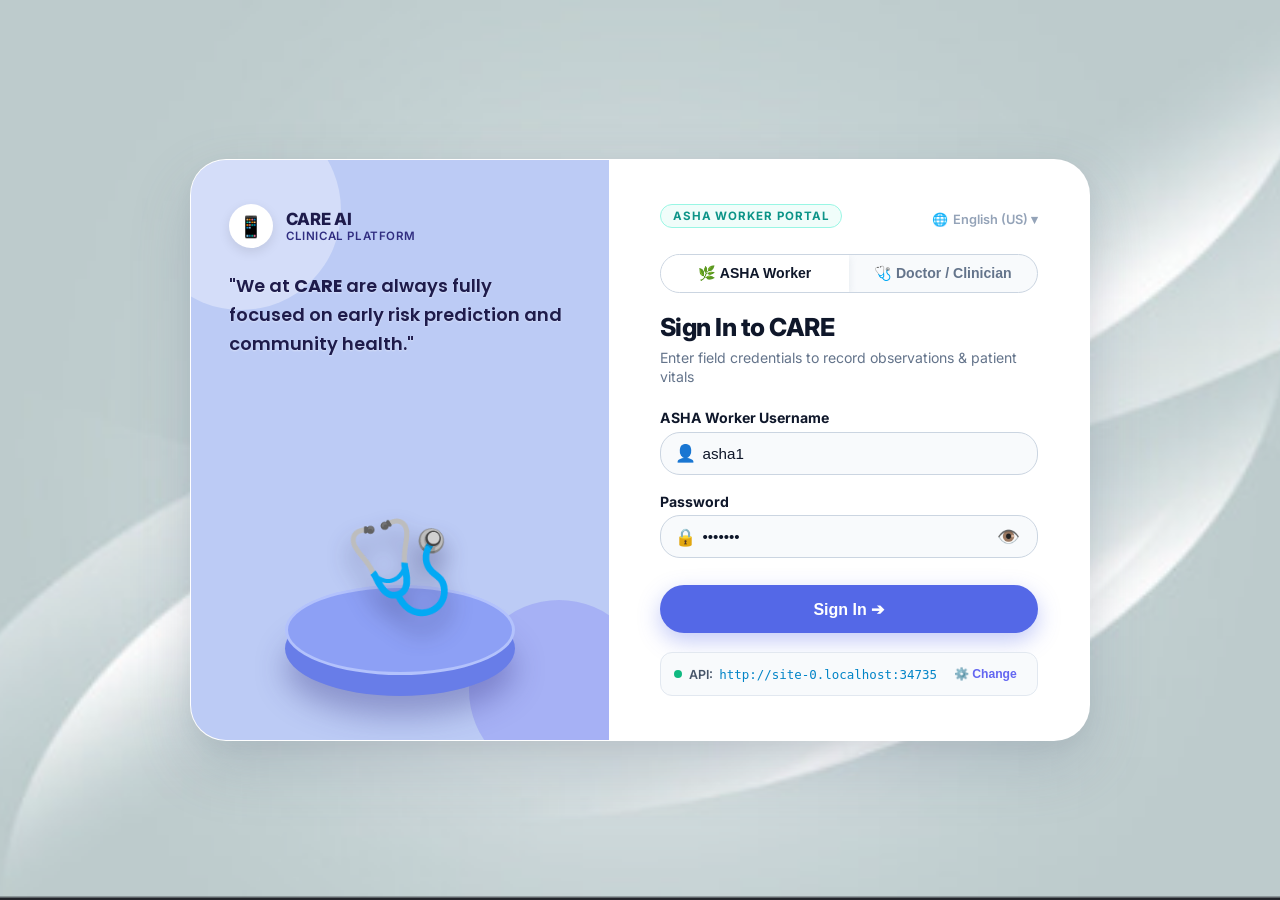
<file: index.html>
<!DOCTYPE html>
<html lang="en">

<head>
  <meta charset="UTF-8" />
  <meta name="viewport" content="width=device-width, initial-scale=1.0" />
  <title>CARE — Sign In</title>

  <!-- PWA Manifest & Theme -->
  <link rel="manifest" href="[data-uri]" />
  <meta name="theme-color" content="#0b0f1f" />
  <meta name="description"
    content="CARE: Community-based Automated Risk Engine for ASHA workers and clinical doctors." />

  <!-- Favicon -->
  <link rel="icon" type="image/svg+xml"
    href="data:image/svg+xml;utf8,<svg xmlns='http://www.w3.org/2000/svg' viewBox='0 0 512 512'><rect width='512' height='512' rx='128' fill='%230b0f1f'/><path d='M256 448l-30.165-27.211C118.718 323.588 48 259.488 48 179.805 48 114.475 99.475 63 164.805 63c36.877 0 72.269 17.155 95.195 44.209C282.926 80.155 318.318 63 355.195 63 420.525 63 472 114.475 472 179.805c0 79.683-70.718 143.783-177.835 241.084L256 448z' fill='%2300D9C0'/></svg>" />

  <!-- Google Fonts -->
  <link rel="preconnect" href="https://fonts.googleapis.com" />
  <link rel="preconnect" href="https://fonts.gstatic.com" crossorigin />
  <link
    href="https://fonts.googleapis.com/css2?family=Inter:wght@400;500;600;700&family=Poppins:wght@500;600;700;800&display=swap"
    rel="stylesheet" />

  <style>
    * {
      box-sizing: border-box;
      margin: 0;
      padding: 0;
    }

    body {
      font-family: 'Inter', sans-serif;
      background: #f1f5f9 url('bg-silk.png') no-repeat center center fixed !important;
      background-size: cover !important;
      min-height: 100vh;
      display: flex;
      flex-direction: column;
      align-items: center;
      justify-content: center;
      padding: 1.5rem;
      color: #334155;
    }

    @keyframes subtleFloat {

      0%,
      100% {
        transform: translateY(0px) rotate(0deg);
      }

      50% {
        transform: translateY(-8px) rotate(-1.5deg);
      }
    }

    @keyframes floatCardIn {
      from {
        opacity: 0;
        transform: translateY(22px) scale(0.98);
      }

      to {
        opacity: 1;
        transform: translateY(0) scale(1);
      }
    }

    /* ------------------------------------------------------------------ */
    /* Exact Split-Card Container Matching Reference UI                  */
    /* ------------------------------------------------------------------ */
    .login-split-card {
      width: 100%;
      max-width: 900px;
      min-height: 520px;
      background: #ffffff;
      border-radius: 36px;
      box-shadow: 0 25px 60px rgba(100, 116, 139, 0.22), 0 6px 20px rgba(0, 0, 0, 0.04);
      display: grid;
      grid-template-columns: 1fr 1.15fr;
      overflow: hidden;
      position: relative;
      animation: floatCardIn 0.5s cubic-bezier(0.16, 1, 0.3, 1);
      border: 1px solid rgba(255, 255, 255, 0.9);
      margin: auto;
    }

    /* Left Hero Pane */
    .login-hero-pane {
      background: #bccbf5;
      padding: 2.8rem 2.4rem;
      display: flex;
      flex-direction: column;
      justify-content: space-between;
      position: relative;
      overflow: hidden;
    }

    .login-hero-pane::before {
      content: '';
      position: absolute;
      top: -50px;
      left: -50px;
      width: 200px;
      height: 200px;
      border-radius: 50%;
      background: rgba(255, 255, 255, 0.35);
      pointer-events: none;
    }

    .login-hero-pane::after {
      content: '';
      position: absolute;
      bottom: -40px;
      right: -40px;
      width: 180px;
      height: 180px;
      border-radius: 50%;
      background: rgba(99, 102, 241, 0.25);
      pointer-events: none;
    }

    /* Right Form Pane */
    .login-form-pane {
      background: #ffffff;
      padding: 2.8rem 3.2rem;
      display: flex;
      flex-direction: column;
      justify-content: center;
      position: relative;
    }

    /* Role Tabs */
    #role-tabs {
      display: flex;
      gap: 0;
      border-radius: 20px;
      overflow: hidden;
      border: 1.5px solid #cbd5e1;
      margin-bottom: 1.2rem;
      background: #f8fafc;
    }

    .role-tab {
      flex: 1;
      padding: 0.65rem 0.5rem;
      text-align: center;
      font-size: 0.88rem;
      font-weight: 600;
      cursor: pointer;
      border: none;
      transition: all 0.25s ease;
      background: transparent;
      color: #64748b;
    }

    .role-tab.active-asha {
      background: #ffffff;
      color: #0f172a;
      box-shadow: 0 2px 8px rgba(148, 163, 184, 0.2);
    }

    .role-tab.active-doctor {
      background: #ffffff;
      color: #0f172a;
      box-shadow: 0 2px 8px rgba(148, 163, 184, 0.2);
    }

    .role-tab:hover:not(.active-asha):not(.active-doctor) {
      background: #f1f5f9;
      color: #334155;
    }

    #login-portal-badge {
      display: inline-block;
      font-size: 0.72rem;
      font-weight: 700;
      letter-spacing: 0.08em;
      text-transform: uppercase;
      padding: 0.25rem 0.75rem;
      border-radius: 99px;
      margin-bottom: 0.4rem;
      transition: all 0.3s;
    }

    .badge-asha {
      background: #f0fdfa;
      color: #0d9488;
      border: 1px solid #99f6e4;
    }

    .badge-doctor {
      background: #f1f5f9;
      color: #475569;
      border: 1px solid #cbd5e1;
    }

    .form-group {
      display: flex;
      flex-direction: column;
      gap: 0.35rem;
      width: 100%;
    }

    .form-label {
      font-size: 0.88rem;
      font-weight: 700;
      color: #0f172a;
    }

    .form-input {
      width: 100%;
      padding: 0.75rem 1rem 0.75rem 2.6rem;
      background: #f8fafc;
      border: 1.5px solid #cbd5e1;
      border-radius: 20px;
      color: #0f172a;
      font-size: 0.95rem;
      font-weight: 500;
      outline: none;
      transition: border-color 0.2s;
    }

    .form-input:focus {
      border-color: #5468E7;
      background: #ffffff;
    }

    .btn-submit {
      margin-top: 0.6rem;
      width: 100%;
      height: 48px;
      background: #5468E7;
      color: #ffffff;
      font-size: 1rem;
      font-weight: 700;
      border: none;
      border-radius: 25px;
      cursor: pointer;
      box-shadow: 0 8px 22px rgba(84, 104, 231, 0.35);
      transition: all 0.2s ease;
      display: flex;
      align-items: center;
      justify-content: center;
    }

    .btn-submit:hover {
      background: #4355d6;
      transform: translateY(-1px);
      box-shadow: 0 10px 25px rgba(84, 104, 231, 0.45);
    }

    .alert-error {
      background: #fef2f2;
      border: 1px solid #fca5a5;
      color: #dc2626;
      padding: 0.75rem 1rem;
      border-radius: 12px;
      font-size: 0.85rem;
      font-weight: 500;
      margin-bottom: 0.8rem;
    }

    .hidden {
      display: none !important;
    }

    @media (max-width: 860px) {
      body {
        padding: 1rem 0.6rem;
        justify-content: flex-start;
        min-height: 100vh;
      }

      .login-split-card {
        grid-template-columns: 1fr;
        max-width: 460px;
        width: 100%;
        border-radius: 28px;
        min-height: auto;
        margin: 0.5rem auto;
      }

      .login-hero-pane {
        padding: 1.8rem 1.5rem 1.2rem;
        min-height: auto;
        border-top-left-radius: 28px;
        border-top-right-radius: 28px;
        border-bottom-left-radius: 0;
      }

      .login-hero-pane .pedestal-wrap {
        transform: scale(0.85);
        transform-origin: center;
        margin-top: 0.5rem !important;
        padding-top: 0.8rem !important;
      }

      .login-form-pane {
        padding: 1.8rem 1.5rem;
        border-bottom-left-radius: 28px;
        border-bottom-right-radius: 28px;
        border-top-right-radius: 0;
      }

      .form-input {
        font-size: 16px; /* Prevents auto-zoom on mobile iOS/Android */
      }
    }

    @media (max-width: 480px) {
      body {
        padding: 0.5rem;
      }

      .login-split-card {
        border-radius: 22px;
        max-width: 100%;
      }

      .login-hero-pane {
        padding: 1.4rem 1.2rem 0.8rem;
        border-top-left-radius: 22px;
        border-top-right-radius: 22px;
      }

      .login-hero-pane p {
        font-size: 0.98rem !important;
      }

      .login-hero-pane .pedestal-wrap {
        transform: scale(0.72);
        margin-top: 0 !important;
        padding-top: 0.4rem !important;
      }

      .login-form-pane {
        padding: 1.4rem 1.2rem;
        border-bottom-left-radius: 22px;
        border-bottom-right-radius: 22px;
      }

      #login-portal-title {
        font-size: 1.35rem !important;
      }

      .role-tab {
        font-size: 0.8rem;
        padding: 0.6rem 0.3rem;
      }
    }
  </style>

  <script>
    function getApiBaseUrl() {
      const custom = localStorage.getItem('care_api_base_url');
      if (custom) return custom.replace(/\/+$/, '');
      if (window.API_BASE_URL) return window.API_BASE_URL.replace(/\/+$/, '');
      if (window.location.origin &&
          window.location.origin !== "null" &&
          !window.location.origin.startsWith("file:") &&
          !window.location.hostname.includes('netlify.app') &&
          !window.location.hostname.includes('github.io') &&
          !window.location.hostname.includes('pages.dev')) {
        return window.location.origin;
      }
      return "http://127.0.0.1:8000";
    }

    var API_BASE_URL = getApiBaseUrl();
    window.API_BASE_URL = API_BASE_URL;

    async function seedDemoDataIfEmpty() {
      try {
        const demoPatients = [
          {
            patient_id: "PAT-1001",
            full_name: "Ramesh Sharma",
            name: "Ramesh Sharma",
            dob_estimated: "1968-04-12",
            sex: "male",
            condition: "cardiovascular",
            source: "asha_pwa",
            abha_id: "ABHA-9821-4451",
            visit_count: 3,
            latest_prediction: {
              risk_score: 0.284,
              risk_pct: 28.4,
              confidence: "high",
              explanation: "Elevated Systolic BP (148 mmHg) and Age (58) contribute to High Cardiovascular Risk (+18.2%)\nSmoking history increases 5-year risk (+6.5%)\nResting Heart Rate within normal range (-2.1%)",
              shap_values: [
                { feature: "Systolic BP (148)", impact: 0.182 },
                { feature: "Smoking History", impact: 0.065 },
                { feature: "Age (58)", impact: 0.048 },
                { feature: "Heart Rate (74)", impact: -0.021 }
              ]
            }
          },
          {
            patient_id: "PAT-1002",
            full_name: "Sunita Devi",
            name: "Sunita Devi",
            dob_estimated: "1975-09-20",
            sex: "female",
            condition: "diabetes",
            source: "asha_pwa",
            abha_id: "ABHA-6612-8890",
            visit_count: 2,
            latest_prediction: {
              risk_score: 0.142,
              risk_pct: 14.2,
              confidence: "high",
              explanation: "Moderate glycemic index and BMI within borderline range.\nNormal blood pressure (-4.2%)",
              shap_values: [
                { feature: "Fasting Glucose (138)", impact: 0.088 },
                { feature: "BMI (26.4)", impact: 0.042 },
                { feature: "Normal BP (122/80)", impact: -0.042 }
              ]
            }
          },
          {
            patient_id: "PAT-1003",
            full_name: "Anil Verma",
            name: "Anil Verma",
            dob_estimated: "1982-11-05",
            sex: "male",
            condition: "hypertension",
            source: "asha_pwa",
            abha_id: "ABHA-4190-2311",
            visit_count: 4,
            latest_prediction: {
              risk_score: 0.076,
              risk_pct: 7.6,
              confidence: "high",
              explanation: "Low overall cardiovascular risk with well-controlled vitals.",
              shap_values: [
                { feature: "Controlled BP (120/78)", impact: -0.065 },
                { feature: "Active lifestyle", impact: -0.035 }
              ]
            }
          }
        ];

        // Seed care_asha_db
        const reqAsha = indexedDB.open('care_asha_db', 3);
        reqAsha.onupgradeneeded = (e) => {
          const db = e.target.result;
          if (!db.objectStoreNames.contains('patients_cache')) {
            const ps = db.createObjectStore('patients_cache', { keyPath: 'patient_id' });
            ps.createIndex('synced', 'synced', { unique: false });
          }
          if (!db.objectStoreNames.contains('observations')) {
            const os = db.createObjectStore('observations', { keyPath: 'id', autoIncrement: true });
            os.createIndex('patient_id', 'patient_id', { unique: false });
            os.createIndex('synced', 'synced', { unique: false });
            os.createIndex('patient_category', ['patient_id', 'category'], { unique: false });
            os.createIndex('client_uuid', 'client_uuid', { unique: true });
          }
          if (!db.objectStoreNames.contains('auth_store')) {
            db.createObjectStore('auth_store', { keyPath: 'key' });
          }
        };
        reqAsha.onsuccess = (e) => {
          const db = e.target.result;
          if (db.objectStoreNames.contains('patients_cache')) {
            const tx = db.transaction('patients_cache', 'readwrite');
            const store = tx.objectStore('patients_cache');
            demoPatients.forEach(p => store.put(p));
          }
        };

        // Seed care_doctor_cache
        const reqDoc = indexedDB.open('care_doctor_cache', 2);
        reqDoc.onupgradeneeded = (e) => {
          const db = e.target.result;
          if (!db.objectStoreNames.contains('patient_cache')) {
            db.createObjectStore('patient_cache', { keyPath: 'key' });
          }
          if (!db.objectStoreNames.contains('observations_cache')) {
            db.createObjectStore('observations_cache', { keyPath: 'key' });
          }
          if (!db.objectStoreNames.contains('predict_cache')) {
            db.createObjectStore('predict_cache', { keyPath: 'key' });
          }
          if (!db.objectStoreNames.contains('auth_store')) {
            db.createObjectStore('auth_store', { keyPath: 'username' });
          }
        };
        reqDoc.onsuccess = (e) => {
          const db = e.target.result;
          if (db.objectStoreNames.contains('patient_cache')) {
            const tx = db.transaction(['patient_cache', 'predict_cache'], 'readwrite');
            const pStore = tx.objectStore('patient_cache');
            const prStore = tx.objectStore('predict_cache');
            demoPatients.forEach(p => {
              pStore.put({ key: p.patient_id, data: p, cached_at: new Date().toISOString() });
              if (p.latest_prediction) {
                prStore.put({ key: p.patient_id, data: p.latest_prediction, cached_at: new Date().toISOString() });
              }
            });
          }
        };
      } catch (err) {
        console.warn('Pre-seeding demo patients in IndexedDB failed:', err);
      }
    }

    let _selectedRole = 'asha';

    function switchRoleTab(role) {
      _selectedRole = role;
      const tabAsha = document.getElementById('tab-asha');
      const tabDoc = document.getElementById('tab-doctor');
      const badge = document.getElementById('login-portal-badge');
      const title = document.getElementById('login-portal-title');
      const sub = document.getElementById('login-portal-sub');
      const uLabel = document.getElementById('lbl-username');
      const uInput = document.getElementById('login-username');
      const pInput = document.getElementById('login-password');
      const sBtn = document.getElementById('login-submit-btn');
      const delegateWrap = document.getElementById('delegate-link-wrap');

      if (role === 'doctor') {
        tabAsha.className = 'role-tab';
        tabDoc.className = 'role-tab active-doctor';
        badge.className = 'badge-doctor';
        badge.textContent = 'DOCTOR CLINICAL PORTAL';
        title.textContent = 'Doctor Sign In';
        sub.textContent = 'Access full clinical AI predictions & patient records';
        uLabel.textContent = 'Doctor Username';
        uInput.value = 'doctor1';
        pInput.value = 'doctor123';
        sBtn.textContent = 'Doctor Sign In ➔';
        if (delegateWrap) delegateWrap.classList.remove('hidden');
      } else {
        tabAsha.className = 'role-tab active-asha';
        tabDoc.className = 'role-tab';
        badge.className = 'badge-asha';
        badge.textContent = 'ASHA WORKER PORTAL';
        title.textContent = 'ASHA Worker Sign In';
        sub.textContent = 'Enter field credentials to record observations & patient vitals';
        uLabel.textContent = 'ASHA Worker Username';
        uInput.value = 'asha1';
        pInput.value = 'asha123';
        sBtn.textContent = 'Sign In ➔';
        if (delegateWrap) delegateWrap.classList.add('hidden');
      }
    }

    function togglePasswordVisibility(inputId, iconId) {
      const input = document.getElementById(inputId);
      const icon = document.getElementById(iconId);
      if (!input) return;
      if (input.type === 'password') {
        input.type = 'text';
        if (icon) icon.textContent = '🙈';
      } else {
        input.type = 'password';
        if (icon) icon.textContent = '👁️';
      }
    }

    // Auto-redirect if already logged in
    (function checkSession() {
      const token = localStorage.getItem('care_access_token');
      const role = localStorage.getItem('care_role');
      if (token) {
        if (role === 'doctor') {
          window.location.href = 'doctor.html';
        } else if (role === 'asha_worker') {
          window.location.href = 'asha.html';
        }
      }
    })();
  </script>
</head>

<body>

  <!-- FLOATING SPLIT-CARD (MATCHING EXACT REFERENCE DESIGN) -->
  <div class="login-split-card">

    <!-- Left Hero Pane -->
    <div class="login-hero-pane">
      <!-- Top App Device Badge -->
      <div style="display: flex; align-items: center; gap: 0.8rem; z-index: 10;">
        <div
          style="width: 44px; height: 44px; border-radius: 50%; background: #ffffff; display: flex; align-items: center; justify-content: center; box-shadow: 0 4px 12px rgba(0,0,0,0.1); font-size: 1.3rem;">
          📱
        </div>
        <div>
          <div style="font-weight: 800; font-size: 1.05rem; letter-spacing: -0.01em; color: #1e1b4b;">CARE AI</div>
          <div
            style="font-size: 0.72rem; font-weight: 600; color: #312e81; text-transform: uppercase; letter-spacing: 0.05em;">
            Clinical Platform</div>
        </div>
      </div>

      <!-- Tagline & Quote -->
      <div style="margin: 1.5rem 0 1rem; z-index: 10;">
        <p
          style="font-size: 1.12rem; font-weight: 600; line-height: 1.6; color: #1e1b4b; text-shadow: 0 1px 2px rgba(255,255,255,0.4); font-family: 'Poppins', sans-serif;">
          "We at <strong>CARE</strong> are always fully focused on early risk prediction and community health."
        </p>
      </div>

      <!-- 3D Pedestal with Stethoscope Illustration -->
      <div class="pedestal-wrap"
        style="position: relative; display: flex; align-items: center; justify-content: center; margin-top: auto; padding-top: 2rem; z-index: 10;">
        <!-- 3D Pedestal Base -->
        <div
          style="position: relative; width: 230px; height: 95px; background: #687de8; border-radius: 50%; box-shadow: 0 20px 30px rgba(49, 46, 129, 0.35); display: flex; align-items: center; justify-content: center;">
          <div
            style="position: absolute; top: -16px; width: 230px; height: 90px; background: #8da0f5; border-radius: 50%; border: 3px solid #b3c2fc; display: flex; align-items: center; justify-content: center;">
            <!-- 3D Stethoscope Visual Icon -->
            <div
              style="position: absolute; top: -78px; font-size: 5.6rem; filter: drop-shadow(0 15px 12px rgba(30, 27, 75, 0.45)); animation: subtleFloat 3s ease-in-out infinite;">
              🩺
            </div>
          </div>
        </div>
      </div>
    </div>

    <!-- Right Form Pane -->
    <div class="login-form-pane">
      <!-- Top header meta -->
      <div style="display: flex; justify-content: space-between; align-items: center; margin-bottom: 1.2rem;">
        <div id="login-portal-badge" class="badge-asha">ASHA WORKER PORTAL</div>
        <div
          style="font-size: 0.8rem; font-weight: 600; color: #94a3b8; display: flex; align-items: center; gap: 0.3rem;">
          <span>🌐</span> English (US) ▾
        </div>
      </div>

      <!-- Role Tabs Switcher -->
      <div id="role-tabs">
        <button class="role-tab active-asha" id="tab-asha" type="button" onclick="switchRoleTab('asha')">
          🌿 ASHA Worker
        </button>
        <button class="role-tab" id="tab-doctor" type="button" onclick="switchRoleTab('doctor')">
          🩺 Doctor / Clinician
        </button>
      </div>

      <!-- Screen title & subtitle -->
      <div style="margin-bottom: 1.4rem;">
        <h1 id="login-portal-title"
          style="margin: 0 0 0.35rem; font-size: 1.55rem; font-weight: 800; color: #0f172a; letter-spacing: -0.02em;">
          Sign In to CARE
        </h1>
        <p id="login-portal-sub" style="margin: 0; font-size: 0.88rem; color: #64748b; line-height: 1.4;">
          Enter field credentials to record observations & patient vitals
        </p>
      </div>

      <div id="login-error" class="alert-error hidden"></div>

      <!-- Login Form -->
      <form id="login-form" style="display: flex; flex-direction: column; gap: 1.1rem;">
        <!-- Username Field -->
        <div class="form-group">
          <label id="lbl-username" class="form-label" for="login-username">
            ASHA Worker Username
          </label>
          <div style="position: relative; display: flex; align-items: center;">
            <span
              style="position: absolute; left: 0.95rem; font-size: 1.05rem; color: #64748b; pointer-events: none;">👤</span>
            <input id="login-username" class="form-input" type="text" placeholder="e.g. asha1" value="asha1"
              autocomplete="off" required />
          </div>
        </div>

        <!-- Password Field with Eye Toggle -->
        <div class="form-group">
          <label class="form-label" for="login-password">
            Password
          </label>
          <div style="position: relative; display: flex; align-items: center;">
            <span
              style="position: absolute; left: 0.95rem; font-size: 1.05rem; color: #64748b; pointer-events: none;">🔒</span>
            <input id="login-password" class="form-input" type="password" placeholder="••••••••" value="asha123"
              autocomplete="new-password" required style="padding-right: 2.8rem;" />

            <button type="button" id="toggle-pwd-btn"
              onclick="togglePasswordVisibility('login-password', 'pwd-eye-icon')"
              style="position: absolute; right: 0.9rem; background: none; border: none; cursor: pointer; font-size: 1.15rem; color: #64748b; padding: 0.2rem; display: flex; align-items: center; justify-content: center;"
              title="Show or hide password">
              <span id="pwd-eye-icon">👁️</span>
            </button>
          </div>
        </div>

        <!-- Submit Button -->
        <button type="submit" id="login-submit-btn" class="btn-submit">
          Sign In ➔
        </button>
      </form>

      <!-- Colleague Delegate Sync Section (Visible for Doctor role) -->
      <div id="delegate-link-wrap" class="hidden" style="margin-top: 1.2rem;">
        <div style="display: flex; align-items: center; gap: 0.8rem; width: 100%; margin-bottom: 0.8rem;">
          <div style="flex: 1; height: 1px; background: #e2e8f0;"></div>
          <span
            style="font-size: 0.75rem; font-weight: 600; color: #94a3b8; text-transform: uppercase; letter-spacing: 0.05em;">-
            OR -</span>
          <div style="flex: 1; height: 1px; background: #e2e8f0;"></div>
        </div>
        <button id="delegate-mode-btn" type="button" onclick="window.location.href='doctor.html'"
          style="width: 100%; padding: 0.65rem 1rem; background: #f0f9ff; border: 1.5px solid #bae6fd; color: #0369a1; border-radius: 20px; font-size: 0.88rem; font-weight: 700; cursor: pointer; transition: all 0.2s ease;">
          🔄 Sync Only (Delegate Mode)
        </button>
      </div>
      <!-- Server Connection / Offline Demo Indicator -->
      <div style="margin-top: 1.2rem; padding: 0.65rem 0.85rem; background: #f8fafc; border: 1px solid #e2e8f0; border-radius: 12px; display: flex; align-items: center; justify-content: space-between; gap: 0.5rem; font-size: 0.78rem; color: #64748b;">
        <div style="display: flex; align-items: center; gap: 0.4rem; overflow: hidden; text-overflow: ellipsis; white-space: nowrap;">
          <span id="server-status-dot" style="display: inline-block; width: 8px; height: 8px; border-radius: 50%; background: #10b981; flex-shrink: 0;"></span>
          <span style="font-weight: 600; color: #475569;">API:</span>
          <span id="server-url-display" style="font-family: monospace; color: #0284c7; overflow: hidden; text-overflow: ellipsis;">http://127.0.0.1:8000</span>
        </div>
        <button type="button" onclick="promptChangeApiUrl()" style="background: none; border: none; color: #6366f1; font-weight: 700; cursor: pointer; padding: 0.2rem 0.4rem; border-radius: 6px; font-size: 0.76rem; white-space: nowrap;">
          ⚙️ Change
        </button>
      </div>

    </div>

  </div>

  <script>
    function updateServerStatusDisplay() {
      const urlEl = document.getElementById('server-url-display');
      if (urlEl) urlEl.textContent = API_BASE_URL;
    }

    function promptChangeApiUrl() {
      const current = localStorage.getItem('care_api_base_url') || API_BASE_URL;
      const next = prompt("Enter Backend Server API Base URL (or leave blank to use default http://127.0.0.1:8000):", current);
      if (next !== null) {
        if (next.trim()) {
          localStorage.setItem('care_api_base_url', next.trim());
        } else {
          localStorage.removeItem('care_api_base_url');
        }
        API_BASE_URL = getApiBaseUrl();
        window.API_BASE_URL = API_BASE_URL;
        updateServerStatusDisplay();
        alert("Backend API URL set to: " + API_BASE_URL);
      }
    }

    updateServerStatusDisplay();

    document.getElementById('login-form').addEventListener('submit', async (e) => {
      e.preventDefault();
      const username = document.getElementById('login-username').value.trim();
      const password = document.getElementById('login-password').value.trim();
      const errBox = document.getElementById('login-error');
      const submitBtn = document.getElementById('login-submit-btn');

      errBox.classList.add('hidden');
      errBox.textContent = '';
      submitBtn.disabled = true;
      submitBtn.textContent = 'Signing in…';

      const performOfflineLogin = async () => {
        await seedDemoDataIfEmpty();
        const isAsha = (_selectedRole === 'asha' || username.toLowerCase().startsWith('asha'));
        const isDoc = (_selectedRole === 'doctor' || username.toLowerCase().startsWith('doc'));

        if (isAsha && (username === 'asha1' && password === 'asha123' || username === 'asha1' || localStorage.getItem('care_username') === username)) {
          localStorage.setItem('care_access_token', 'offline_asha_token');
          localStorage.setItem('care_role', 'asha_worker');
          localStorage.setItem('care_full_name', username === 'asha1' ? 'Priya (ASHA Worker)' : username);
          localStorage.setItem('care_username', username);
          window.location.href = 'asha.html';
          return true;
        } else if (isDoc && (username === 'doctor1' && password === 'doctor123' || username === 'doctor1' || localStorage.getItem('care_username') === username)) {
          localStorage.setItem('doctor_access_token', 'offline_doctor_token');
          localStorage.setItem('doctor_role', 'doctor');
          localStorage.setItem('doctor_full_name', username === 'doctor1' ? 'Dr. Rajesh Kumar' : username);
          localStorage.setItem('care_access_token', 'offline_doctor_token');
          localStorage.setItem('care_role', 'doctor');
          localStorage.setItem('care_username', username);
          window.location.href = 'doctor.html';
          return true;
        }
        return false;
      };

      try {
        const isStaticHost = window.location.hostname.includes('netlify.app') || 
                             window.location.hostname.includes('github.io') || 
                             window.location.hostname.includes('pages.dev');
        const hasCustomBackend = !!localStorage.getItem('care_api_base_url');

        // If on static hosting without custom remote API, or matching demo account, authenticate instantly
        if ((isStaticHost && !hasCustomBackend) || 
            (username === 'asha1' && password === 'asha123') || 
            (username === 'doctor1' && password === 'doctor123')) {
          const loggedIn = await performOfflineLogin();
          if (loggedIn) return;
        }

        let res = null;
        try {
          const controller = new AbortController();
          const timeoutId = setTimeout(() => controller.abort(), 3500);
          res = await fetch(`${API_BASE_URL}/auth/login`, {
            method: 'POST',
            headers: { 'Content-Type': 'application/json' },
            body: JSON.stringify({ username, password }),
            signal: controller.signal
          });
          clearTimeout(timeoutId);
        } catch (netErr) {
          const loggedIn = await performOfflineLogin();
          if (loggedIn) return;
          throw new Error(`Cannot reach backend server (${API_BASE_URL}). For offline demo, use: asha1 / asha123 or doctor1 / doctor123`);
        }

        if (res && res.status === 404) {
          const loggedIn = await performOfflineLogin();
          if (loggedIn) return;
          throw new Error(`API endpoint not found on ${API_BASE_URL}. For offline demo, use: asha1 / asha123 or doctor1 / doctor123`);
        }

        if (!res.ok) {
          if (username === 'asha1' && password === 'asha123' || username === 'doctor1' && password === 'doctor123') {
            const loggedIn = await performOfflineLogin();
            if (loggedIn) return;
          }
          const data = await res.json().catch(() => ({ detail: 'Invalid credentials' }));
          throw new Error(data.detail || 'Invalid username or password. For demo, use: asha1 / asha123 or doctor1 / doctor123');
        }

        const tokenData = await res.json();
        const role = tokenData.role || 'asha_worker';

        // Store session keys
        localStorage.setItem('care_access_token', tokenData.access_token);
        localStorage.setItem('care_role', role);
        localStorage.setItem('care_full_name', tokenData.full_name || username);
        localStorage.setItem('care_username', username);

        if (role === 'doctor') {
          localStorage.setItem('doctor_access_token', tokenData.access_token);
          localStorage.setItem('doctor_role', 'doctor');
          localStorage.setItem('doctor_full_name', tokenData.full_name || username);
          window.location.href = 'doctor.html';
        } else {
          window.location.href = 'asha.html';
        }

      } catch (err) {
        errBox.textContent = err.message;
        errBox.classList.remove('hidden');
        submitBtn.disabled = false;
        submitBtn.textContent = _selectedRole === 'doctor' ? 'Doctor Sign In ➔' : 'Sign In ➔';
      }
    });
  </script>

</body>

</html>
</file>
<file: styles.css>
/* Strict Grey & White Visual System with Glassmorphism & Orange ECG Line */
:root {
  /* Left to center: Pure Soft White, Right to center: Light Grey, Center: Faded Blend */
  --bg-gradient: linear-gradient(90deg, #ffffff 0%, #f8fafc 35%, #e2e8f0 65%, #cbd5e1 100%);
  --bg-solid: #f1f5f9;
  --text-main: #334155;          /* Dark Slate text */
  --text-muted: #64748b;         /* Mid Grey text */
  --text-light: #94a3b8;         /* Light Grey caption text */

  /* Pure Frosted Glassmorphism Card Style */
  --card-bg: rgba(255, 255, 255, 0.7);
  --card-border: rgba(200, 200, 200, 0.2);
  --card-shadow: none;

  --accent-grey: #475569;
  --accent-light-grey: #f1f5f9;
  --accent-border-grey: #cbd5e1;

  /* Muted / Soft Desaturated Indicators (No Dark Colors) */
  --risk-low: #0d9488;
  --risk-low-bg: rgba(240, 253, 250, 0.85);
  --risk-low-border: #99f6e4;

  --risk-moderate: #d97706;
  --risk-moderate-bg: rgba(255, 251, 235, 0.85);
  --risk-moderate-border: #fde68a;

  --risk-high: #dc2626;
  --risk-high-bg: rgba(254, 242, 242, 0.85);
  --risk-high-border: #fca5a5;

  --accent-teal: #0d9488;
  --accent-teal-bg: rgba(240, 253, 250, 0.85);

  --radius-lg: 24px;
  --radius-md: 16px;
  --radius-sm: 10px;
  --font-heading: 'Poppins', sans-serif;
  --font-body: 'Inter', sans-serif;
}

* {
  box-sizing: border-box;
  margin: 0;
  padding: 0;
}

body {
  font-family: var(--font-body);
  background: #f1f5f9 url('bg-silk.png') no-repeat center center fixed;
  background-size: cover;
  color: var(--text-main);
  min-height: 100vh;
  display: flex;
  flex-direction: column;
  align-items: stretch; /* Stretch to fill */
  overflow-x: hidden;
  padding-bottom: 0; /* Remove bottom padding */
  position: relative;
  margin: 0;
}

@keyframes subtleFloat {
  0%, 100% { transform: translateY(0px) rotate(0deg); }
  50% { transform: translateY(-8px) rotate(-1.5deg); }
}

/* App Container */
#app-container {
  width: 100%;
  max-width: 100%;
  padding: 0;
  margin: 0;
  display: flex;
  flex-direction: column;
  gap: 0;
  z-index: 10;
  min-height: 100vh;
}

/* Top Bar & Status Banner */
.top-bar {
  display: flex;
  justify-content: space-between;
  align-items: center;
  width: 100%;
  padding: 0.8rem 1.5rem;
}

.brand-title {
  font-family: var(--font-heading);
  font-weight: 800;
  font-size: 1.5rem;
  color: var(--text-main);
  display: flex;
  align-items: center;
  gap: 0.4rem;
}

.sync-status-pill {
  font-size: 0.78rem;
  font-weight: 600;
  padding: 0.35rem 0.8rem;
  border-radius: 20px;
  display: inline-flex;
  align-items: center;
  gap: 0.4rem;
  transition: all 0.3s ease;
  backdrop-filter: blur(12px);
  -webkit-backdrop-filter: blur(12px);
}

.sync-status-pill.online {
  background: var(--risk-low-bg);
  color: var(--risk-low);
  border: 1px solid var(--risk-low-border);
}

.sync-status-pill.offline {
  background: var(--risk-moderate-bg);
  color: var(--risk-moderate);
  border: 1px solid var(--risk-moderate-border);
}

.sync-status-pill.syncing {
  background: rgba(241, 245, 249, 0.85);
  color: var(--accent-grey);
  border: 1px solid var(--accent-border-grey);
}

.status-dot {
  width: 7px;
  height: 7px;
  border-radius: 50%;
  background: currentColor;
}

/* Navigation Bar (Back & New Patient) */
.nav-bar {
  display: flex;
  justify-content: space-between;
  align-items: center;
  width: 100%;
  gap: 0.8rem;
  margin-bottom: 0.2rem;
}

/* Ambulance Animated Back Button */
.nav-btn {
  background: rgba(255, 255, 255, 0.88);
  border: 1px solid rgba(226, 232, 240, 0.9);
  color: var(--text-main);
  padding: 0.5rem 1rem;
  border-radius: 24px;
  font-family: var(--font-body);
  font-weight: 600;
  font-size: 0.88rem;
  cursor: pointer;
  display: flex;
  align-items: center;
  gap: 0.45rem;
  transition: all 0.25s ease;
  box-shadow: 0 2px 10px rgba(148, 163, 184, 0.15);
  backdrop-filter: blur(12px);
}

.nav-btn:hover {
  background: rgba(255, 255, 255, 0.98);
  transform: translateY(-2px);
  box-shadow: 0 4px 16px rgba(148, 163, 184, 0.25);
}

/* Ambulance drive-away animation */
.ambulance-drive {
  animation: ambulanceDriveAway 0.45s ease-in forwards !important;
}

@keyframes ambulanceDriveAway {
  0% { transform: translateX(0) scale(1); opacity: 1; }
  40% { transform: translateX(-15px) scale(0.95); opacity: 0.8; }
  100% { transform: translateX(-120px) scale(0.75); opacity: 0; }
}

/* Pure Glassmorphic Cards (White & Light Grey Frosted Glass) */
.glass-card {
  background: rgba(255, 255, 255, 0.88);
  backdrop-filter: blur(16px);
  -webkit-backdrop-filter: blur(16px);
  border: 1px solid rgba(255, 255, 255, 0.9);
  box-shadow: 0 20px 50px rgba(100, 116, 139, 0.18);
  padding: 2.2rem;
  border-radius: 32px;
  width: 100%;
  max-width: 940px;
  margin: 1.5rem auto;
  display: flex;
  flex-direction: column;
  gap: 1.2rem;
  position: relative;
  overflow: visible;
  animation: medicalKitOpen 0.5s cubic-bezier(0.16, 1, 0.3, 1) forwards;
}

/* Realistic Stethoscope Overlay Laying directly on the Login Card */
#draping-stethoscope {
  position: absolute;
  top: 0;
  left: 0;
  right: 0;
  bottom: 0;
  pointer-events: none;
  z-index: 25;
  border-radius: 24px;
  overflow: hidden;
  animation: stethoscopeDropDrape 0.85s cubic-bezier(0.34, 1.4, 0.64, 1) forwards;
}

@keyframes stethoscopeDropDrape {
  0% {
    transform: translateY(-100px) scale(0.92);
    opacity: 0;
  }
  70% {
    transform: translateY(6px) scale(1.01);
    opacity: 0.95;
  }
  100% {
    transform: translateY(0) scale(1);
    opacity: 1;
  }
}

/* Page & Stethoscope Fall-Down Animation when login details are submitted */
.page-fall-down {
  animation: pageFallDown 0.65s cubic-bezier(0.55, 0.055, 0.675, 0.19) forwards !important;
}

@keyframes pageFallDown {
  0% {
    transform: translateY(0) rotate(0deg) scale(1);
    opacity: 1;
  }
  25% {
    transform: translateY(-16px) rotate(-2deg) scale(1.01);
    opacity: 1;
  }
  100% {
    transform: translateY(115vh) rotate(8deg) scale(0.85);
    opacity: 0;
  }
}


/* Staggered Entrance Animation */
@keyframes medicalKitOpen {
  0% {
    opacity: 0;
    transform: scale(0.93) translateY(20px);
  }
  60% {
    opacity: 0.9;
    transform: scale(1.01) translateY(-3px);
  }
  100% {
    opacity: 1;
    transform: scale(1) translateY(0);
  }
}

/* Screen Title & Subtitles */
.screen-title {
  font-family: var(--font-heading);
  font-weight: 700;
  font-size: 1.4rem;
  color: var(--text-main);
  margin-bottom: 0.2rem;
}

.screen-sub {
  color: var(--text-muted);
  font-size: 0.9rem;
}

/* Forms & Pill-Bottle Shaped Controls */
.form-group {
  display: flex;
  flex-direction: column;
  gap: 0.4rem;
  width: 100%;
}

/* Custom Toggle Buttons (Yes/No) */
.toggle-group {
  display: flex;
  gap: 0.5rem;
  background: rgba(255, 255, 255, 0.4);
  padding: 0.3rem;
  border-radius: 12px;
  border: 1px solid rgba(148, 163, 184, 0.4);
}

.toggle-option {
  flex: 1;
  text-align: center;
  padding: 0.6rem 1rem;
  font-weight: 600;
  font-size: 0.9rem;
  color: var(--text-main);
  border-radius: 8px;
  cursor: pointer;
  transition: all 0.2s ease;
  user-select: none;
}

.toggle-option:hover {
  background: rgba(255, 255, 255, 0.6);
}

.toggle-option.active {
  background: #0d9488;
  color: white;
  box-shadow: 0 4px 12px rgba(13, 148, 136, 0.3);
}

.form-label {
  font-size: 0.9rem;
  font-weight: 600;
  color: var(--text-main);
}

.form-input, .form-select, .form-textarea {
  width: 100%;
  padding: 0.75rem 1.1rem;
  background: rgba(248, 250, 252, 0.85);
  border: 1.5px solid #cbd5e1;
  border-radius: 24px; /* Pill-bottle shape */
  color: var(--text-main);
  font-family: var(--font-body);
  font-size: 0.95rem;
  outline: none;
  transition: all 0.25s ease;
  box-shadow: inset 0 1px 3px rgba(0, 0, 0, 0.03);
}

.form-input:focus, .form-select:focus, .form-textarea:focus {
  border-color: #475569;
  background: #ffffff;
  box-shadow: 0 0 0 3.5px rgba(148, 163, 184, 0.25);
}

.form-textarea {
  min-height: 80px;
  border-radius: 16px;
  resize: vertical;
}

/* Buttons */
.btn-primary {
  width: 100%;
  padding: 0.85rem 1.2rem;
  border: 1px solid #cbd5e1;
  border-radius: 26px;
  background: linear-gradient(135deg, #475569 0%, #334155 100%);
  color: #ffffff;
  font-family: var(--font-heading);
  font-weight: 700;
  font-size: 1rem;
  cursor: pointer;
  transition: all 0.22s ease;
  box-shadow: 0 4px 14px rgba(51, 65, 85, 0.2);
  display: flex;
  justify-content: center;
  align-items: center;
  gap: 0.5rem;
}

.btn-primary:hover {
  transform: translateY(-2px);
  background: linear-gradient(135deg, #334155 0%, #1e293b 100%);
  box-shadow: 0 6px 18px rgba(51, 65, 85, 0.3);
}

.btn-secondary {
  width: 100%;
  padding: 0.75rem 1.2rem;
  border: 1.5px solid #cbd5e1;
  border-radius: 26px;
  background: rgba(255, 255, 255, 0.85);
  color: var(--text-main);
  font-family: var(--font-body);
  font-weight: 600;
  font-size: 0.92rem;
  cursor: pointer;
  transition: all 0.2s ease;
  box-shadow: 0 2px 6px rgba(148, 163, 184, 0.1);
  backdrop-filter: blur(8px);
}

.btn-secondary:hover {
  background: #ffffff;
  transform: translateY(-2px);
  border-color: #94a3b8;
}

/* Category Grid (ASHA Worker) */
.category-grid {
  display: grid;
  grid-template-columns: 1fr 1fr;
  gap: 1rem;
  width: 100%;
}

.category-card {
  background: rgba(248, 250, 252, 0.85);
  border: 1.5px solid rgba(226, 232, 240, 0.9);
  border-top: 3px solid #cbd5e1;
  border-radius: 20px;
  padding: 1.2rem;
  display: flex;
  flex-direction: column;
  align-items: center;
  justify-content: center;
  gap: 0.5rem;
  cursor: pointer;
  transition: all 0.25s ease;
  text-align: center;
  box-shadow: 0 2px 10px rgba(148, 163, 184, 0.1);
  backdrop-filter: blur(12px);
}

.category-card:hover {
  background: #ffffff;
  border-color: #94a3b8;
  transform: translateY(-3px);
  box-shadow: 0 8px 24px rgba(148, 163, 184, 0.22);
}

.category-icon {
  font-size: 2.2rem;
}

.category-label {
  font-family: var(--font-heading);
  font-weight: 600;
  font-size: 0.95rem;
  color: var(--text-main);
}

/* Patient Profile Card */
.patient-profile-card {
  display: flex;
  align-items: center;
  gap: 1.2rem;
  background: rgba(248, 250, 252, 0.85);
  padding: 1rem 1.2rem;
  border-radius: 18px;
  border: 1px solid #e2e8f0;
  backdrop-filter: blur(12px);
}

.patient-avatar {
  width: 64px;
  height: 64px;
  border-radius: 50%;
  object-fit: cover;
  background: #e2e8f0;
  border: 2px solid #94a3b8;
  display: flex;
  align-items: center;
  justify-content: center;
  font-size: 1.8rem;
}

.patient-info {
  display: flex;
  flex-direction: column;
  gap: 0.2rem;
}

.patient-id-title {
  font-family: var(--font-heading);
  font-size: 1.1rem;
  font-weight: 700;
  color: var(--text-main);
}

.patient-meta {
  font-size: 0.85rem;
  color: var(--text-muted);
}

/* Inline Alerts & Error messages */
.alert-box {
  padding: 0.75rem 1rem;
  border-radius: 14px;
  font-size: 0.88rem;
  display: flex;
  align-items: center;
  gap: 0.5rem;
}

.alert-error {
  background: var(--risk-high-bg);
  border: 1px solid var(--risk-high-border);
  color: var(--risk-high);
}

.alert-success {
  background: var(--risk-low-bg);
  border: 1px solid var(--risk-low-border);
  color: var(--risk-low);
}

/* Success Checkmark Animation */
.success-icon-wrap {
  width: 70px;
  height: 70px;
  border-radius: 50%;
  background: var(--risk-low-bg);
  border: 3px solid var(--risk-low);
  display: flex;
  align-items: center;
  justify-content: center;
  font-size: 2.2rem;
  color: var(--risk-low);
  margin: 0.5rem auto;
  animation: pulseScale 0.6s ease-out;
}

@keyframes pulseScale {
  0% { transform: scale(0.6); opacity: 0; }
  70% { transform: scale(1.1); }
  100% { transform: scale(1); opacity: 1; }
}

/* Search Items */
.search-item {
  background: #ffffff;
  border: 1px solid #e2e8f0;
  border-radius: 12px;
  padding: 0.8rem 1rem;
  margin-bottom: 0.5rem;
  display: flex;
  justify-content: space-between;
  align-items: center;
  cursor: pointer;
  transition: all 0.2s ease;
}

.search-item:hover {
  background: #f8fafc;
  border-color: #cbd5e1;
  transform: translateX(4px);
}

/* Utility classes */
.hidden {
  display: none !important;
}

.text-center {
  text-align: center;
}

.mt-2 {
  margin-top: 0.8rem;
}

.flex-row {
  display: flex;
  gap: 0.8rem;
  align-items: center;
}

@keyframes scanLine {
  0% { transform: translateY(-80px); opacity: 0.4; }
  50% { transform: translateY(80px); opacity: 1; }
  100% { transform: translateY(-80px); opacity: 0.4; }
}

/* ================================================================= */
/* Modern Floating Split-Card Layout (Matching Reference Design)     */
/* ================================================================= */

.login-split-card {
  width: 90%;
  max-width: 960px;
  min-height: 560px;
  margin: 3.5rem auto 2.5rem;
  background: #ffffff;
  border-radius: 36px;
  box-shadow: 0 25px 60px rgba(100, 116, 139, 0.22), 0 6px 20px rgba(0, 0, 0, 0.04);
  display: grid;
  grid-template-columns: 1fr 1.15fr;
  overflow: hidden;
  position: relative;
  animation: floatCardIn 0.5s cubic-bezier(0.16, 1, 0.3, 1);
  border: 1px solid rgba(255, 255, 255, 0.8);
}

@keyframes floatCardIn {
  from { opacity: 0; transform: translateY(20px) scale(0.98); }
  to { opacity: 1; transform: translateY(0) scale(1); }
}

.login-hero-pane {
  background: linear-gradient(145deg, #c5d2fa 0%, #b4c4f9 50%, #9db2f5 100%);
  padding: 3rem 2.5rem;
  display: flex;
  flex-direction: column;
  justify-content: space-between;
  position: relative;
  overflow: hidden;
}

.login-hero-pane::before {
  content: '';
  position: absolute;
  top: -60px;
  left: -60px;
  width: 240px;
  height: 240px;
  border-radius: 50%;
  background: radial-gradient(circle, rgba(255,255,255,0.45) 0%, rgba(255,255,255,0) 70%);
  pointer-events: none;
}

.login-hero-pane::after {
  content: '';
  position: absolute;
  bottom: -50px;
  right: -50px;
  width: 220px;
  height: 220px;
  border-radius: 50%;
  background: radial-gradient(circle, rgba(99, 102, 241, 0.3) 0%, rgba(99, 102, 241, 0) 70%);
  pointer-events: none;
}

.login-form-pane {
  background: #ffffff;
  padding: 3.2rem 3.5rem;
  display: flex;
  flex-direction: column;
  justify-content: center;
  position: relative;
}

/* Glass Card Centered Container (for Screens) */
.glass-card {
  width: 100%;
  max-width: 960px;
  margin: 1.5rem auto;
  border-radius: 32px;
  box-shadow: 0 20px 50px rgba(100, 116, 139, 0.18);
  box-sizing: border-box;
}

/* ------------------------------------------------------------------ */
/* Responsive Design for Tablets & Mobile Phones (360px - 860px)      */
/* ------------------------------------------------------------------ */
@media (max-width: 860px) {
  #app-container {
    width: 100% !important;
    padding: 0 0.5rem;
    box-sizing: border-box;
  }

  .glass-card {
    padding: 1.5rem 1.2rem;
    border-radius: 24px;
    margin: 1rem auto;
  }

  .login-split-card {
    grid-template-columns: 1fr;
    max-width: 480px;
    margin: 1rem auto;
    border-radius: 24px;
  }

  .login-hero-pane {
    padding: 1.8rem 1.4rem;
    min-height: auto;
  }

  .login-form-pane {
    padding: 1.8rem 1.4rem;
  }

  .category-grid {
    grid-template-columns: 1fr 1fr;
    gap: 0.8rem;
  }

  .category-card {
    padding: 1.2rem 0.8rem;
    border-radius: 18px;
  }

  .category-icon {
    font-size: 2.2rem;
  }

  .category-label {
    font-size: 0.85rem;
  }

  .patient-profile-card {
    flex-direction: column;
    text-align: center;
    gap: 0.8rem;
    padding: 1.2rem;
  }

  .top-bar {
    padding: 0.6rem 0.4rem;
  }

  .form-input, .form-select {
    font-size: 16px; /* Prevents auto-zoom on mobile devices */
  }
}

@media (max-width: 480px) {
  .glass-card {
    padding: 1.2rem 1rem;
    border-radius: 20px;
  }

  .screen-title {
    font-size: 1.3rem;
  }

  .screen-sub {
    font-size: 0.8rem;
  }

  .category-grid {
    grid-template-columns: 1fr 1fr;
    gap: 0.6rem;
  }

  .category-card {
    padding: 1rem 0.5rem;
    border-radius: 16px;
  }

  .btn-primary, .btn-secondary {
    min-height: 46px;
    font-size: 0.92rem;
  }
}
</file>
